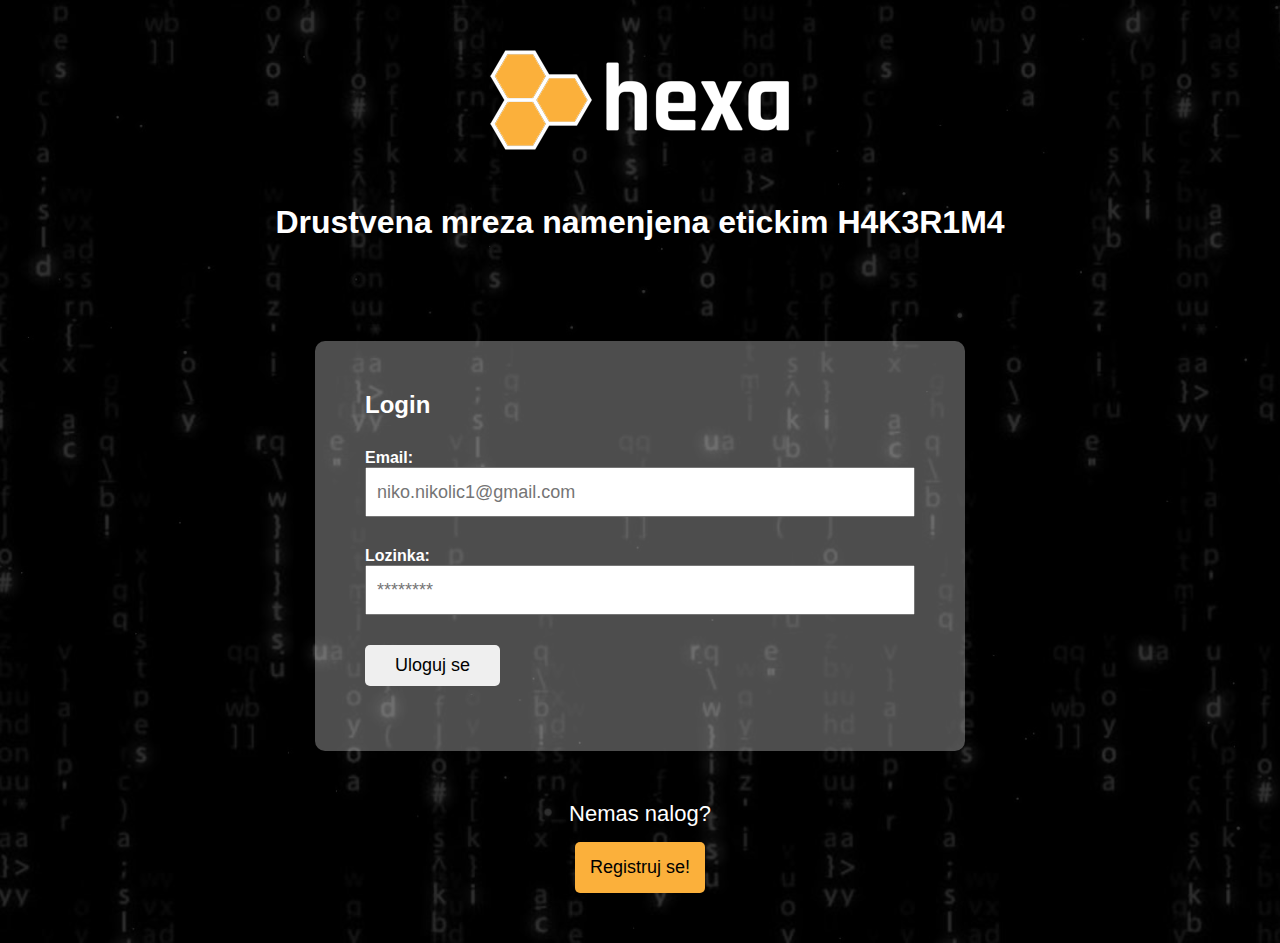
<file: index.html>
<!DOCTYPE html>
<html lang="en">
  <head>
    <meta charset="UTF-8" />
    <meta http-equiv="X-UA-Compatible" content="IE=edge" />
    <meta name="viewport" content="width=device-width, initial-scale=1.0" />
    <title>Social Network</title>
    <link rel="stylesheet" href="style.css" />
  </head>
  <body>
    <div class="logo">
      <img src="img/logo.png" alt="" />
    </div>
    <h1>Drustvena mreza namenjena etickim H4K3R1M4</h1>

    <div class="main-wrapper">
      <form id="loginForm">
        <h2>Login</h2>

        <div>
          <label>Email:</label>
          <input
            type="email"
            name="email"
            id="login_email"
            placeholder="niko.nikolic1@gmail.com"
          />
        </div>
        <div>
          <label> Lozinka:</label>
          <input
            type="password"
            name="lozinka"
            id="login_lozinka"
            placeholder="********"
          />
        </div>
        <div>
          <button>Uloguj se</button>
        </div>
      </form>
    </div>

    <div class="no-acc-register">
      <p>Nemas nalog?</p>
      <button id="registracija">Registruj se!</button>
    </div>

    <div class="custom-modal">
      <button id="closeModal">X</button>

      <form id="registrationForm">
        <h2>Registracija korisnika</h2>

        <div>
          <label for="korisnicko_ime">Korisnicko ime: *</label>
          <input
            id="korisnicko_ime"
            type="text"
            name="korisnicko_ime"
            placeholder="niko.nikolic1"
          />
        </div>
        <div>
          <label for="email">Email adresa: *</label>
          <input
            id="email"
            type="text"
            name="register_email"
            placeholder="nikonikolic@gmail.com"
          />
        </div>
        <div>
          <label for="lozinka">Lozinka: *</label>
          <input
            id="lozinka"
            type="password"
            name="register_lozinka"
            placeholder="*******"
          />
        </div>
        <div>
          <label for="ponovi_lozinku">Ponovi lozinku: *</label>
          <input
            id="ponovi_lozinku"
            type="password"
            name="ponovi_lozinku"
            placeholder="*******"
          />
        </div>
        <div>
          <button>Registruj se</button>
        </div>
      </form>
    </div>

    <script src="js/Validator.js"></script>
    <script src="js/Session.js"></script>
    <script src="js/User.js"></script>
    <script src="js/app.js"></script>
  </body>
</html>
</file>
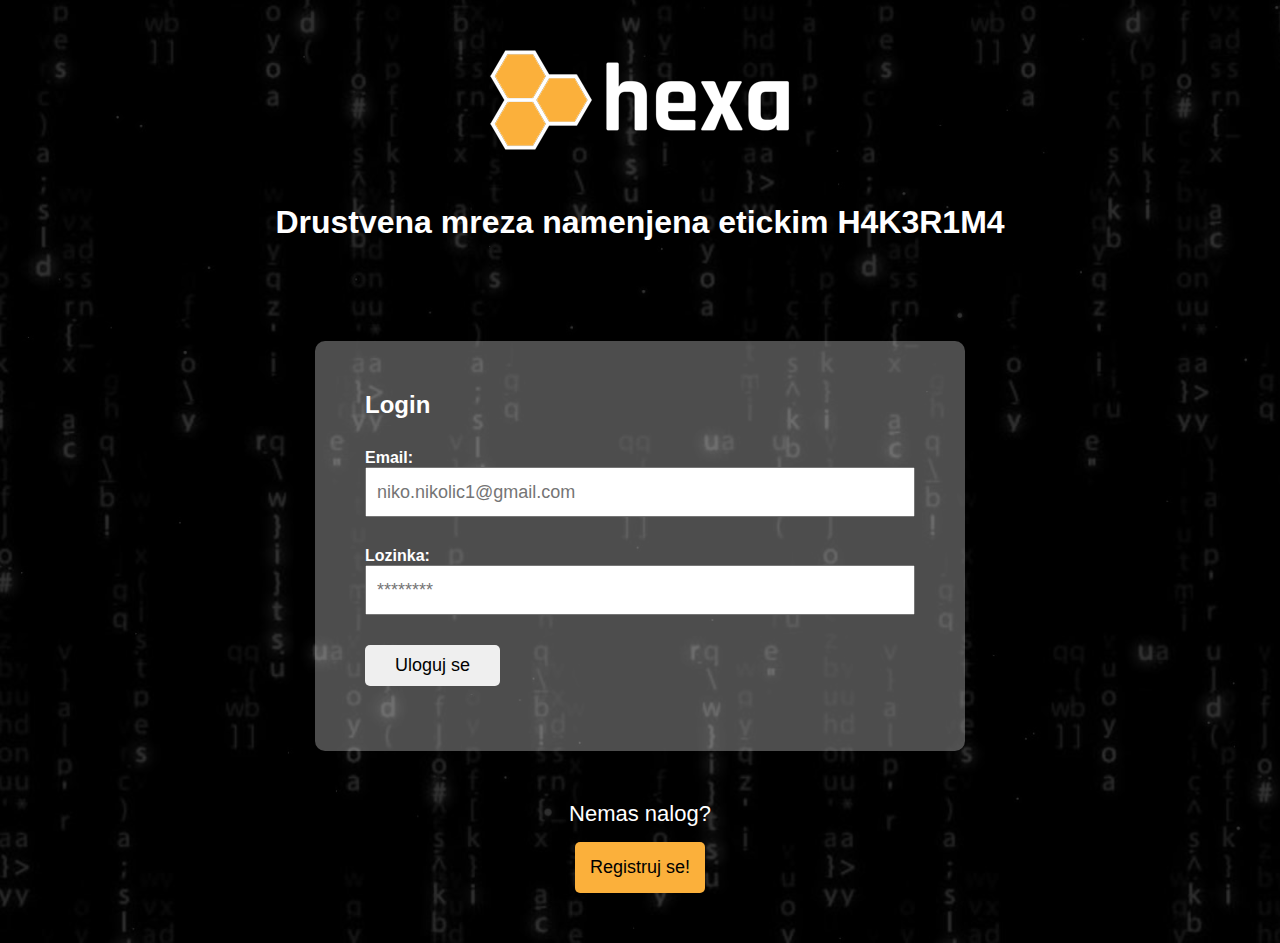
<file: hexa.html>
<!DOCTYPE html>
<html lang="en">
  <head>
    <meta charset="UTF-8" />
    <meta http-equiv="X-UA-Compatible" content="IE=edge" />
    <meta name="viewport" content="width=device-width, initial-scale=1.0" />
    <link
      href="https://cdn.jsdelivr.net/npm/bootstrap@5.2.0-beta1/dist/css/bootstrap.min.css"
      rel="stylesheet"
      integrity="sha384-0evHe/X+R7YkIZDRvuzKMRqM+OrBnVFBL6DOitfPri4tjfHxaWutUpFmBp4vmVor"
      crossorigin="anonymous"
    />
    <link rel="stylesheet" href="style.css" />
    <title>Hexa</title>
  </head>
  <body>
    <div class="container">
      <div class="row">
        <div class="col-md-3">
          <div class="inner-container left-side">
            <img src="img/profile.jpg" class="profile" />
            <p><b id="username"></b></p>
            <p id="email"></p>

            <button id="editAccount">Izmeni nalog</button>
            <button id="logout">Odjavi se</button>
          </div>
        </div>

        <div class="col-md-9">
          <div class="inner-container right-side">
            <form id="postForm">
              <textarea
                id="postContent"
                placeholder="Napisi nesto i objavi"
              ></textarea>
              <button>Objavi</button>
            </form>

            <div id="allPostsWrapper"></div>
          </div>
        </div>
      </div>
    </div>

    <div class="custom-modal">
      <button id="closeModal">X</button>

      <form id="editForm">
        <h2>Izmeni svoj profil</h2>

        <div>
          <label for="korisnicko_ime">Korisnicko ime: *</label>
          <input
            id="korisnicko_ime"
            type="text"
            name="korisnicko_ime"
            placeholder="niko.nikolic"
          />
        </div>
        <div>
          <label for="edit_email">Email adresa: *</label>
          <input
            id="edit_email"
            type="text"
            name="register_email"
            placeholder="nikonikolic@gmail.com"
          />
        </div>
        <div>
          <button>Izmeni</button>
        </div>
      </form>
      <hr />
      <button id="deleteProfile">OBRISI PROFIL</button>
    </div>
    <script src="js/Session.js"></script>
    <script src="js/User.js"></script>
    <script src="js/Comment.js"></script>
    <script src="js/Post.js"></script>
    <script src="js/hexa.js"></script>
  </body>
</html>
</file>
<file: style.css>
* {
  margin: 0;
  padding: 0;
  box-sizing: border-box;
}

body {
  font-family: sans-serif;
  padding: 50px;
  background-image: url('img/bg.jpg');
  color: #fff;
  background-size: cover;
  box-shadow: rgba(0, 0, 0, 0.8) 0 0 0 10000px inset;
}

h1 {
  text-align: center;
  margin-bottom: 100px;
}

h2 {
  margin-bottom: 15px;
}

.logo {
  text-align: center;
  margin-bottom: 50px;
}
.main-wrapper {
  max-width: 650px;
  margin: auto;
  background-color: rgba(255, 255, 255, 0.3);
  padding: 50px;
  border-radius: 10px;
}
button {
  cursor: pointer;
  font-size: 18px;
  border: none;

  border-radius: 5px;
}
#registracija {
  background-color: #fbb03b;
}

form div {
  padding: 15px 0;
}
form div label {
  display: block;
  font-weight: bold;
  font-size: 16px;
}
form div input {
  height: 50px;
  width: 100%;
  font-size: 18px;
  padding: 0 10px;
}
form div button {
  padding: 10px 30px;
}
form ul {
  list-style: none;
}
form ul li {
  color: red;
}

.no-acc-register {
  text-align: center;
  margin-top: 50px;
}
.no-acc-register button {
  padding: 15px;
  font-size: 18px;
}
.no-acc-register p {
  font-size: 22px;
  margin-bottom: 15px;
}

.custom-modal {
  display: none;
  background-color: #000;
  border-radius: 10px;
  box-shadow: rgba(255, 255, 255, 0.8) 0 0 1000px 1000px;
  max-width: 650px;
  margin: auto;
  padding: 50px;
  position: absolute;
  top: 10%;
  left: 0;
  right: 0;
  width: 100%;
}

.custom-modal button#closeModal {
  height: 20px;
  width: 20px;
  color: white;
  background-color: transparent;
  border: 0;
  font-size: 25px;
  font-weight: bold;
  position: absolute;
  right: 30px;
  top: 30px;
}

#registrationForm button {
  background-color: #fbb03b;
}

.inner-container {
  border: 1px solid rgb(121, 121, 124);
  border-radius: 10px;
  padding: 15px;
}

.inner-container.left-side {
  text-align: center;
}
.inner-container.left-side button {
  padding: 5px;
}
.inner-container img.profile {
  width: 70%;
  border-radius: 50%;
  display: block;
  margin: auto;
  border: 5px solid white;
  margin-bottom: 20px;
}

.inner-container.right-side form {
  display: flex;
  height: 100px;
}

.inner-container.right-side form textarea {
  width: 85%;
  border: 0;
  padding: 10px;
  resize: none;
  outline-color: rgb(121, 121, 124);
}
.inner-container.right-side form button {
  width: 15%;
  border: 0;
}

#deleteProfile {
  border: 2px solid red;
  color: red;
  padding: 5px 15px;
}

#allPostsWrapper .single-post {
  background-color: #eaeaea;
  padding: 15px;
  border-radius: 10px;
  margin-top: 15px;
  color: #000;
}
#allPostsWrapper .single-post .post-content {
  padding-bottom: 10px;
  border-bottom: 1px solid black;
  margin-bottom: 10px;
  font-size: 22px;
}
#allPostsWrapper .single-post .post-actions {
  display: flex;
  justify-content: space-between;
  color: grey;
}
#allPostsWrapper .single-post .post-actions div button.like-btn {
  background-image: url('img/like.png');
  padding: 5px 15px 5px 40px;
  background-repeat: no-repeat;
  background-position: 10px;
  border: 0;
}
#allPostsWrapper .single-post .post-actions div button.comment-btn {
  background-image: url('img/comment.png');
  padding: 5px 15px 5px 40px;
  background-repeat: no-repeat;
  background-position: 10px;
  border: 0;
}
#allPostsWrapper .single-post .post-actions div button.remove-btn {
  border-color: red;
  color: red;
  padding: 5px 15px;
}
#allPostsWrapper .single-post .post-comments form {
  height: 30px;
  margin-top: 15px;
}
#allPostsWrapper .single-post .post-comments form input {
  width: 85%;
  padding: 0 10px;
}
#allPostsWrapper .single-post .post-comments form button {
  width: 15%;
  background-color: grey;
}
#allPostsWrapper .single-post .post-comments {
  display: none;
}
#allPostsWrapper .single-post .post-comments .single-comment {
  border: 1px solid green;
  padding: 10px;
  margin-top: 10px;
}
</file>
